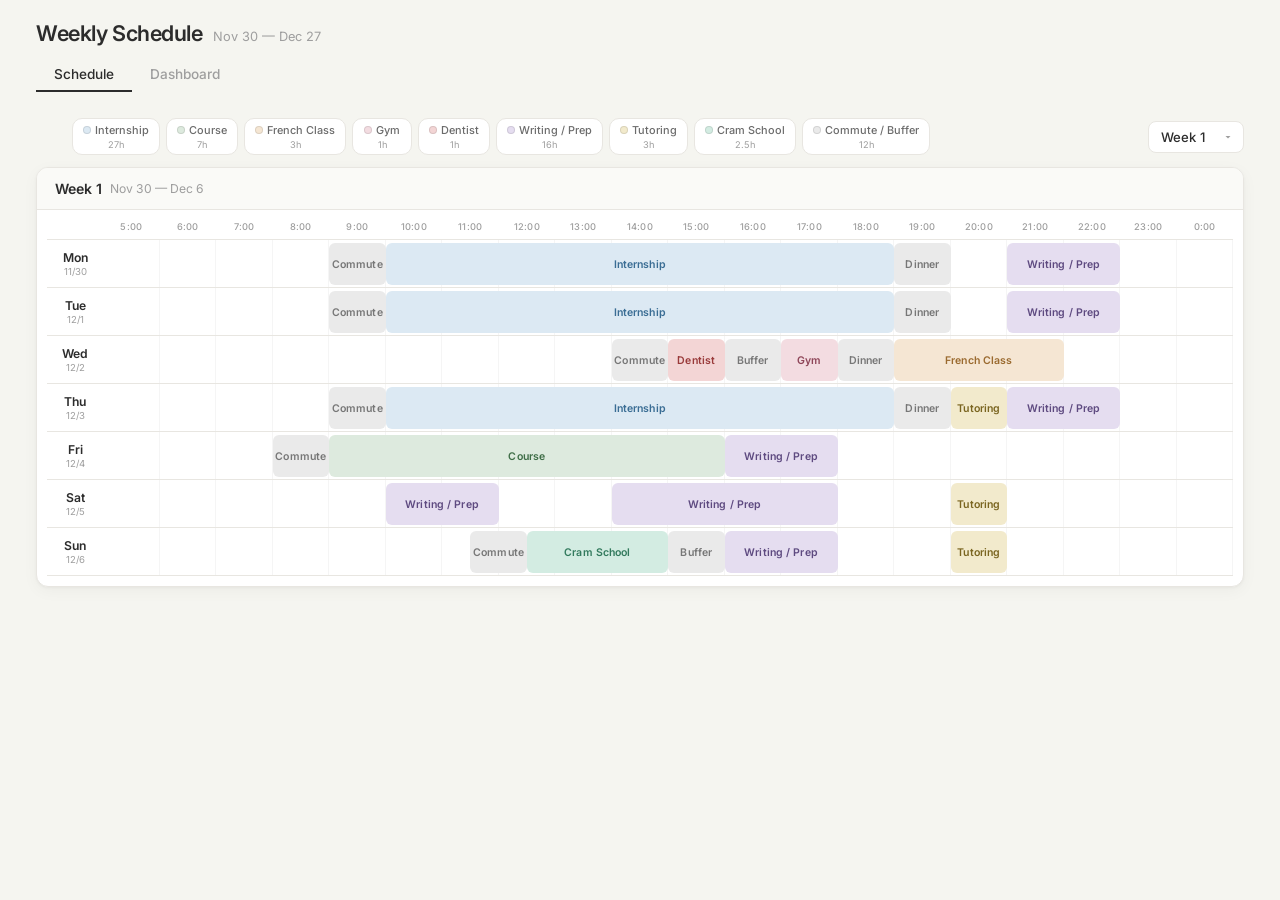
<file: schedule.html>
<!DOCTYPE html>
<html lang="en">

<head>
    <meta charset="UTF-8">
    <meta name="viewport" content="width=device-width, initial-scale=1.0">
    <title>Weekly Schedule</title>
    <link href="https://fonts.googleapis.com/css2?family=Inter:wght@300;400;500;600;700&display=swap" rel="stylesheet">
    <style>
        :root {
            --bg: #f5f5f0;
            --surface: #fff;
            --surface2: #fafaf7;
            --border: #e8e6e1;
            --border2: #d5d3ce;
            --text: #2c2c2c;
            --text-mid: #6b6b6b;
            --text-lt: #9e9e9e;
            --accent: #3d3d3d;
            --shadow: rgba(0, 0, 0, .04)
        }

        * {
            margin: 0;
            padding: 0;
            box-sizing: border-box
        }

        body {
            font-family: 'Inter', -apple-system, sans-serif;
            background: var(--bg);
            color: var(--text);
            min-height: 100vh;
            -webkit-font-smoothing: antialiased
        }

        .topbar {
            display: flex;
            align-items: center;
            justify-content: space-between;
            padding: 20px 36px 0;
            flex-wrap: wrap;
            gap: 10px
        }

        .topbar-left {
            display: flex;
            align-items: baseline;
            gap: 10px;
            flex-wrap: wrap
        }

        .topbar h1 {
            font-size: 1.35rem;
            font-weight: 600;
            letter-spacing: -.02em
        }

        .topbar .subtitle {
            font-size: .8rem;
            color: var(--text-lt)
        }

        .tabs {
            display: flex;
            gap: 0;
            padding: 12px 36px 0
        }

        .tab-btn {
            background: none;
            border: none;
            font-family: inherit;
            font-size: .85rem;
            font-weight: 500;
            color: var(--text-lt);
            padding: 8px 18px;
            cursor: pointer;
            border-bottom: 2px solid transparent;
            transition: color .2s, border-color .2s
        }

        .tab-btn:hover {
            color: var(--text-mid)
        }

        .tab-btn.active {
            color: var(--text);
            border-bottom-color: var(--text)
        }

        .controls-row {
            display: flex;
            align-items: center;
            justify-content: space-between;
            padding: 14px 36px 0;
            flex-wrap: wrap;
            gap: 10px
        }

        select.week-select,
        select.chart-week-select {
            appearance: none;
            -webkit-appearance: none;
            background: var(--surface);
            color: var(--text);
            border: 1px solid var(--border);
            padding: 7px 34px 7px 12px;
            border-radius: 8px;
            font-size: .82rem;
            font-family: inherit;
            font-weight: 500;
            cursor: pointer;
            outline: none;
            background-image: url("data:image/svg+xml,%3Csvg xmlns='http://www.w3.org/2000/svg' width='10' height='10' viewBox='0 0 10 10'%3E%3Cpath fill='%239e9e9e' d='M2.5 4l2.5 2.5L7.5 4'/%3E%3C/svg%3E");
            background-repeat: no-repeat;
            background-position: right 10px center;
            background-size: 10px;
            transition: border-color .2s
        }

        select.week-select:hover,
        select.chart-week-select:hover {
            border-color: var(--border2)
        }

        select.week-select:focus,
        select.chart-week-select:focus {
            border-color: var(--accent);
            box-shadow: 0 0 0 3px rgba(60, 60, 60, .06)
        }

        /* Legend with progress */
        .legend {
            display: flex;
            flex-wrap: wrap;
            gap: 6px;
            padding: 12px 36px
        }

        .legend-item {
            display: flex;
            flex-direction: column;
            align-items: center;
            gap: 2px;
            font-size: .68rem;
            font-weight: 500;
            padding: 4px 10px;
            border-radius: 10px;
            background: var(--surface);
            border: 1px solid var(--border);
            color: var(--text-mid);
            min-width: 60px
        }

        .legend-top {
            display: flex;
            align-items: center;
            gap: 4px
        }

        .legend-dot {
            width: 8px;
            height: 8px;
            border-radius: 50%;
            flex-shrink: 0
        }

        .legend-progress {
            font-size: .58rem;
            color: var(--text-lt);
            font-weight: 400
        }

        /* Gantt */
        .gantt-container {
            padding: 0 36px 36px
        }

        .week-card {
            background: var(--surface);
            border-radius: 12px;
            border: 1px solid var(--border);
            overflow: hidden;
            box-shadow: 0 1px 3px var(--shadow), 0 4px 16px var(--shadow)
        }

        .week-card-header {
            padding: 12px 18px;
            border-bottom: 1px solid var(--border);
            font-weight: 600;
            font-size: .88rem;
            display: flex;
            align-items: center;
            gap: 8px;
            background: var(--surface2)
        }

        .week-card-header span {
            color: var(--text-lt);
            font-weight: 400;
            font-size: .76rem
        }

        .gantt-scroll {
            overflow-x: auto;
            padding: 8px 10px 10px
        }

        .gantt {
            display: grid;
            min-width: 920px;
            user-select: none
        }

        .time-header {
            font-size: .58rem;
            color: var(--text-lt);
            text-align: center;
            padding: 3px 0 7px;
            border-bottom: 1px solid var(--border);
            font-weight: 500;
            letter-spacing: .02em
        }

        .day-label {
            display: flex;
            flex-direction: column;
            align-items: center;
            justify-content: center;
            padding: 5px 2px;
            border-bottom: 1px solid var(--border);
            font-size: .76rem;
            font-weight: 600
        }

        .day-label .date-num {
            font-size: .6rem;
            color: var(--text-lt);
            font-weight: 400;
            margin-top: 1px
        }

        .day-row {
            grid-column: 2/-1;
            position: relative;
            height: 48px;
            border-bottom: 1px solid var(--border);
            display: flex
        }

        .hour-cell {
            flex: 1;
            border-right: 1px solid rgba(0, 0, 0, .04);
            cursor: pointer;
            transition: background .12s
        }

        .hour-cell:last-child {
            border-right: none
        }

        .hour-cell:hover {
            background: rgba(0, 0, 0, .018)
        }

        /* Events */
        .event {
            position: absolute;
            top: 3px;
            height: 42px;
            border-radius: 6px;
            display: flex;
            align-items: center;
            justify-content: center;
            font-size: .66rem;
            font-weight: 600;
            overflow: hidden;
            text-overflow: ellipsis;
            white-space: nowrap;
            padding: 0 14px;
            cursor: grab;
            z-index: 2;
            transition: box-shadow .15s;
            letter-spacing: .01em
        }

        .event:hover {
            box-shadow: 0 2px 8px rgba(0, 0, 0, .1);
            z-index: 20
        }

        .event.dragging {
            cursor: grabbing;
            box-shadow: 0 4px 16px rgba(0, 0, 0, .15);
            z-index: 100;
            opacity: .92
        }

        .event .resize-left,
        .event .resize-right {
            position: absolute;
            top: 0;
            bottom: 0;
            width: 8px;
            cursor: ew-resize;
            z-index: 5
        }

        .event .resize-left {
            left: 0;
            border-radius: 6px 0 0 6px
        }

        .event .resize-right {
            right: 0;
            border-radius: 0 6px 6px 0
        }

        .event:hover .resize-left,
        .event:hover .resize-right {
            background: rgba(0, 0, 0, .08)
        }

        .event .tooltip {
            display: none;
            position: absolute;
            bottom: calc(100% + 6px);
            left: 50%;
            transform: translateX(-50%);
            background: var(--text);
            color: #fff;
            padding: 5px 10px;
            border-radius: 6px;
            font-size: .66rem;
            font-weight: 400;
            white-space: nowrap;
            box-shadow: 0 4px 12px rgba(0, 0, 0, .15);
            z-index: 200;
            pointer-events: none
        }

        .event:hover .tooltip,
        .event.dragging .tooltip {
            display: block
        }

        .event .delete-btn {
            display: none;
            position: absolute;
            top: 3px;
            right: 12px;
            background: rgba(0, 0, 0, .12);
            border: none;
            color: var(--text);
            font-size: .58rem;
            width: 15px;
            height: 15px;
            border-radius: 50%;
            cursor: pointer;
            align-items: center;
            justify-content: center;
            line-height: 1
        }

        .event:hover .delete-btn {
            display: flex
        }

        .ev-intern {
            background: #dce9f3;
            color: #3a6d94
        }

        .ev-course {
            background: #ddeade;
            color: #3f6e47
        }

        .ev-french {
            background: #f5e6d3;
            color: #9a6a2f
        }

        .ev-gym {
            background: #f3dce1;
            color: #8e4558
        }

        .ev-dentist {
            background: #f3d5d5;
            color: #993a3a
        }

        .ev-writing {
            background: #e5ddf0;
            color: #5e4a80
        }

        .ev-tutor {
            background: #f2eacc;
            color: #7a6520
        }

        .ev-cram {
            background: #d3ece2;
            color: #327a5d
        }

        .ev-buffer {
            background: #eaeaea;
            color: #777
        }

        /* Modal */
        .modal-overlay {
            display: none;
            position: fixed;
            inset: 0;
            background: rgba(0, 0, 0, .18);
            backdrop-filter: blur(4px);
            z-index: 500;
            align-items: center;
            justify-content: center
        }

        .modal-overlay.open {
            display: flex
        }

        .modal {
            background: var(--surface);
            border: 1px solid var(--border);
            border-radius: 14px;
            padding: 26px 28px;
            width: 400px;
            max-width: 92vw;
            box-shadow: 0 12px 48px rgba(0, 0, 0, .1);
            animation: modalIn .22s ease
        }

        @keyframes modalIn {
            from {
                opacity: 0;
                transform: translateY(8px) scale(.98)
            }
        }

        .modal h3 {
            margin-bottom: 18px;
            font-size: .95rem;
            font-weight: 600
        }

        .modal label {
            display: block;
            font-size: .68rem;
            font-weight: 500;
            color: var(--text-lt);
            margin-bottom: 4px;
            margin-top: 14px;
            text-transform: uppercase;
            letter-spacing: .06em
        }

        .modal input[type=text],
        .modal select {
            width: 100%;
            background: var(--surface2);
            border: 1px solid var(--border);
            color: var(--text);
            padding: 8px 10px;
            border-radius: 8px;
            font-family: inherit;
            font-size: .82rem;
            outline: none;
            transition: border-color .2s
        }

        .modal input[type=text]:focus,
        .modal select:focus {
            border-color: var(--accent)
        }

        .modal-actions {
            display: flex;
            gap: 8px;
            margin-top: 20px
        }

        .modal-actions button {
            flex: 1;
            padding: 9px;
            border-radius: 8px;
            border: none;
            font-family: inherit;
            font-size: .82rem;
            font-weight: 500;
            cursor: pointer;
            transition: background .15s
        }

        .btn-cancel {
            background: var(--surface2);
            color: var(--text-mid);
            border: 1px solid var(--border) !important
        }

        .btn-cancel:hover {
            background: #f0efea
        }

        .btn-add,
        .btn-primary {
            background: var(--text);
            color: #fff
        }

        .btn-add:hover,
        .btn-primary:hover {
            background: #1a1a1a
        }

        /* Scroll wheel time picker */
        .time-picker-row {
            display: flex;
            gap: 16px;
            margin-top: 6px;
            align-items: center;
            justify-content: center
        }

        .scroll-picker {
            display: flex;
            flex-direction: column;
            align-items: center;
            gap: 2px;
            user-select: none
        }

        .scroll-picker .sp-label {
            font-size: .58rem;
            color: var(--text-lt);
            text-transform: uppercase;
            font-weight: 500;
            letter-spacing: .05em;
            margin-bottom: 2px
        }

        .scroll-picker .sp-btn {
            width: 36px;
            height: 24px;
            display: flex;
            align-items: center;
            justify-content: center;
            border: 1px solid var(--border);
            border-radius: 6px;
            background: var(--surface2);
            cursor: pointer;
            font-size: .72rem;
            color: var(--text-mid);
            transition: background .12s
        }

        .scroll-picker .sp-btn:hover {
            background: var(--border)
        }

        .scroll-picker .sp-btn:active {
            background: var(--border2)
        }

        .scroll-picker .sp-val {
            font-size: 1.1rem;
            font-weight: 600;
            width: 36px;
            text-align: center;
            padding: 4px 0
        }

        .time-sep {
            font-size: 1.2rem;
            font-weight: 700;
            color: var(--text-lt);
            padding-top: 16px
        }

        /* Toggle list for event selection */
        .toggle-section {
            margin-top: 6px
        }

        .toggle-group {
            display: flex;
            flex-wrap: wrap;
            gap: 4px;
            margin-bottom: 8px
        }

        .toggle-pill {
            display: inline-flex;
            align-items: center;
            gap: 4px;
            padding: 5px 12px;
            border-radius: 20px;
            border: 1.5px solid var(--border);
            background: var(--surface2);
            font-size: .72rem;
            font-weight: 500;
            cursor: pointer;
            transition: all .15s;
            color: var(--text-mid);
            user-select: none
        }

        .toggle-pill:hover {
            border-color: var(--border2)
        }

        .toggle-pill.active {
            border-color: var(--text);
            color: var(--text);
            background: var(--surface);
            font-weight: 600
        }

        .toggle-pill .pill-dot {
            width: 8px;
            height: 8px;
            border-radius: 50%;
            flex-shrink: 0
        }

        .drag-time-indicator {
            position: fixed;
            background: var(--text);
            color: #fff;
            font-size: .68rem;
            font-weight: 500;
            padding: 3px 8px;
            border-radius: 4px;
            pointer-events: none;
            z-index: 300;
            display: none;
            white-space: nowrap;
            font-family: 'Inter', sans-serif
        }

        .panel {
            display: none
        }

        .panel.active {
            display: block
        }

        /* Dashboard */
        .dash-container {
            padding: 8px 36px 40px
        }

        .dash-grid {
            display: grid;
            grid-template-columns: 1fr 1fr;
            gap: 20px
        }

        @media(max-width:900px) {
            .dash-grid {
                grid-template-columns: 1fr
            }
        }

        .dash-card {
            background: var(--surface);
            border: 1px solid var(--border);
            border-radius: 12px;
            padding: 22px 24px;
            box-shadow: 0 1px 3px var(--shadow)
        }

        .dash-card h3 {
            font-size: .88rem;
            font-weight: 600;
            margin-bottom: 14px;
            display: flex;
            align-items: center;
            gap: 6px
        }

        .dash-card h3 .icon {
            font-size: 1rem
        }

        .dash-card-header {
            display: flex;
            align-items: center;
            justify-content: space-between;
            margin-bottom: 14px;
            flex-wrap: wrap;
            gap: 8px
        }

        .dash-card-header h3 {
            margin-bottom: 0
        }

        .date-row {
            display: flex;
            gap: 12px;
            margin-bottom: 6px;
            flex-wrap: wrap
        }

        .date-row>div {
            flex: 1;
            min-width: 140px
        }

        .date-row label,
        .dash-label {
            display: block;
            font-size: .68rem;
            font-weight: 500;
            color: var(--text-lt);
            margin-bottom: 3px;
            text-transform: uppercase;
            letter-spacing: .05em
        }

        .date-row input[type=date] {
            width: 100%;
            background: var(--surface2);
            border: 1px solid var(--border);
            color: var(--text);
            padding: 8px 10px;
            border-radius: 8px;
            font-family: inherit;
            font-size: .82rem;
            outline: none
        }

        .date-row input[type=date]:focus {
            border-color: var(--accent)
        }

        .date-info {
            font-size: .72rem;
            color: var(--text-lt);
            margin-top: 6px
        }

        /* Tag management */
        .tag-table {
            width: 100%;
            border-collapse: collapse;
            font-size: .76rem
        }

        .tag-table th {
            text-align: left;
            font-weight: 500;
            color: var(--text-lt);
            padding: 6px 8px;
            border-bottom: 1px solid var(--border);
            font-size: .66rem;
            text-transform: uppercase;
            letter-spacing: .05em
        }

        .tag-table td {
            padding: 6px 8px;
            border-bottom: 1px solid var(--border);
            vertical-align: middle
        }

        .tag-table tr.dragging-row {
            opacity: .5;
            background: var(--surface2)
        }

        .tag-table .drag-handle {
            cursor: grab;
            color: var(--text-lt);
            font-size: .8rem;
            padding-right: 6px;
            user-select: none
        }

        .tag-table .drag-handle:active {
            cursor: grabbing
        }

        .tag-table .cat-dot {
            display: inline-block;
            width: 10px;
            height: 10px;
            border-radius: 50%;
            margin-right: 6px;
            vertical-align: middle
        }

        .tag-chips {
            display: flex;
            flex-wrap: wrap;
            gap: 4px;
            align-items: center
        }

        .tag-chip {
            display: inline-flex;
            align-items: center;
            gap: 3px;
            padding: 2px 8px;
            border-radius: 12px;
            background: var(--surface2);
            border: 1px solid var(--border);
            font-size: .66rem;
            font-weight: 500;
            color: var(--text-mid)
        }

        .tag-chip .remove-tag {
            cursor: pointer;
            font-size: .6rem;
            color: var(--text-lt);
            border: none;
            background: none;
            font-family: inherit;
            padding: 0 0 0 2px
        }

        .tag-chip .remove-tag:hover {
            color: #c25d5d
        }

        .add-tag-input {
            border: 1px solid var(--border);
            background: var(--surface2);
            border-radius: 12px;
            padding: 2px 8px;
            font-size: .66rem;
            font-family: inherit;
            outline: none;
            width: 64px;
            color: var(--text)
        }

        .add-tag-input:focus {
            border-color: var(--accent);
            width: 80px
        }

        .goal-input {
            width: 52px;
            border: 1px solid var(--border);
            background: var(--surface2);
            border-radius: 6px;
            padding: 3px 6px;
            font-size: .72rem;
            font-family: inherit;
            outline: none;
            color: var(--text);
            text-align: center
        }

        .goal-input:focus {
            border-color: var(--accent)
        }

        .del-cat-btn {
            cursor: pointer;
            font-size: .62rem;
            color: var(--text-lt);
            border: none;
            background: none;
            padding: 4px;
            border-radius: 4px;
            transition: color .15s
        }

        .del-cat-btn:hover {
            color: #c25d5d
        }

        /* Tag mgmt */
        .tag-mgmt-row {
            display: flex;
            align-items: center;
            gap: 8px;
            margin-bottom: 10px
        }

        .tag-mgmt-row input {
            flex: 1;
            background: var(--surface2);
            border: 1px solid var(--border);
            border-radius: 8px;
            padding: 7px 10px;
            font-family: inherit;
            font-size: .78rem;
            outline: none;
            color: var(--text)
        }

        .tag-mgmt-row input:focus {
            border-color: var(--accent)
        }

        .tag-mgmt-btn {
            background: var(--text);
            color: #fff;
            border: none;
            padding: 7px 14px;
            border-radius: 8px;
            font-family: inherit;
            font-size: .76rem;
            font-weight: 500;
            cursor: pointer
        }

        .tag-mgmt-btn:hover {
            background: #1a1a1a
        }

        .tag-mgmt-btn.danger {
            background: #c25d5d
        }

        .tag-mgmt-btn.danger:hover {
            background: #a84444
        }

        .existing-tags {
            display: flex;
            flex-wrap: wrap;
            gap: 4px;
            margin-top: 8px
        }

        .existing-tag {
            display: inline-flex;
            align-items: center;
            gap: 4px;
            padding: 4px 10px;
            border-radius: 14px;
            background: var(--surface2);
            border: 1px solid var(--border);
            font-size: .72rem;
            font-weight: 500;
            color: var(--text-mid)
        }

        .existing-tag .del-tag-btn {
            cursor: pointer;
            font-size: .62rem;
            color: var(--text-lt);
            border: none;
            background: none;
            padding: 0 0 0 3px
        }

        .existing-tag .del-tag-btn:hover {
            color: #c25d5d
        }

        /* Add category form */
        .add-cat-row {
            display: flex;
            align-items: center;
            gap: 8px;
            margin-top: 12px;
            padding-top: 10px;
            border-top: 1px solid var(--border)
        }

        .add-cat-row input[type=text] {
            flex: 1;
            background: var(--surface2);
            border: 1px solid var(--border);
            border-radius: 8px;
            padding: 6px 10px;
            font-family: inherit;
            font-size: .76rem;
            outline: none;
            color: var(--text)
        }

        .add-cat-row input[type=color] {
            width: 28px;
            height: 28px;
            border: 1px solid var(--border);
            border-radius: 6px;
            padding: 1px;
            cursor: pointer;
            background: var(--surface2)
        }

        .add-cat-row button {
            background: var(--text);
            color: #fff;
            border: none;
            padding: 6px 14px;
            border-radius: 8px;
            font-family: inherit;
            font-size: .74rem;
            font-weight: 500;
            cursor: pointer;
            white-space: nowrap
        }

        .add-cat-row button:hover {
            background: #1a1a1a
        }

        /* Refresh button */
        .refresh-btn {
            background: var(--text);
            color: #fff;
            border: none;
            padding: 7px 16px;
            border-radius: 8px;
            font-family: inherit;
            font-size: .76rem;
            font-weight: 500;
            cursor: pointer;
            transition: background .15s;
            display: inline-flex;
            align-items: center;
            gap: 4px
        }

        .refresh-btn:hover {
            background: #1a1a1a
        }

        /* Charts */
        .chart-bar-row {
            display: flex;
            align-items: center;
            gap: 10px;
            margin-bottom: 7px
        }

        .chart-label {
            width: 105px;
            font-size: .72rem;
            font-weight: 500;
            text-align: right;
            color: var(--text-mid);
            flex-shrink: 0;
            overflow: hidden;
            text-overflow: ellipsis;
            white-space: nowrap
        }

        .chart-bar-wrap {
            flex: 1;
            height: 24px;
            background: var(--surface2);
            border-radius: 6px;
            overflow: hidden;
            border: 1px solid var(--border);
            position: relative
        }

        .chart-bar {
            height: 100%;
            border-radius: 5px;
            display: flex;
            align-items: center;
            padding-left: 8px;
            font-size: .64rem;
            font-weight: 600;
            color: rgba(0, 0, 0, .45);
            transition: width .4s ease;
            min-width: 0
        }

        .chart-goal-line {
            position: absolute;
            top: 0;
            bottom: 0;
            width: 2px;
            background: var(--text);
            border-radius: 1px;
            z-index: 2;
            opacity: .5
        }

        .chart-value {
            font-size: .7rem;
            font-weight: 500;
            color: var(--text-mid);
            width: 70px;
            text-align: left;
            flex-shrink: 0
        }

        .chart-empty {
            font-size: .74rem;
            color: var(--text-lt);
            padding: 16px 0;
            text-align: center
        }

        /* Confirm dialog */
        .confirm-overlay {
            display: none;
            position: fixed;
            inset: 0;
            background: rgba(0, 0, 0, .2);
            backdrop-filter: blur(3px);
            z-index: 600;
            align-items: center;
            justify-content: center
        }

        .confirm-overlay.open {
            display: flex
        }

        .confirm-box {
            background: var(--surface);
            border: 1px solid var(--border);
            border-radius: 12px;
            padding: 24px 26px;
            width: 320px;
            max-width: 90vw;
            box-shadow: 0 8px 32px rgba(0, 0, 0, .12);
            text-align: center;
            animation: modalIn .2s ease
        }

        .confirm-box p {
            font-size: .85rem;
            margin-bottom: 18px;
            line-height: 1.5
        }

        .confirm-box .confirm-actions {
            display: flex;
            gap: 8px
        }

        .confirm-box .confirm-actions button {
            flex: 1;
            padding: 9px;
            border-radius: 8px;
            border: none;
            font-family: inherit;
            font-size: .82rem;
            font-weight: 500;
            cursor: pointer
        }

        @media(max-width:768px) {

            .topbar,
            .controls-row {
                padding-left: 16px;
                padding-right: 16px
            }

            .legend {
                padding: 12px 16px
            }

            .gantt-container,
            .dash-container {
                padding-left: 14px;
                padding-right: 14px
            }

            .topbar h1 {
                font-size: 1.15rem
            }

            .gantt {
                min-width: 750px
            }

            .tabs {
                padding: 10px 16px 0
            }
        }
    </style>
</head>

<body>
    <div class="topbar">
        <div class="topbar-left">
            <h1>Weekly Schedule</h1><span class="subtitle" id="dateRangeLabel"></span>
        </div>
    </div>
    <div class="tabs"><button class="tab-btn active" data-tab="schedule">Schedule</button><button class="tab-btn"
            data-tab="dashboard">Dashboard</button></div>

    <!-- SCHEDULE PANEL -->
    <div class="panel active" id="panel-schedule">
        <div class="controls-row">
            <div class="legend" id="legend"></div><select class="week-select" id="weekSelect"></select>
        </div>
        <div class="gantt-container">
            <div class="week-card">
                <div class="week-card-header" id="weekCardHeader"></div>
                <div class="gantt-scroll">
                    <div class="gantt" id="gantt"></div>
                </div>
            </div>
        </div>
    </div>

    <!-- DASHBOARD PANEL -->
    <div class="panel" id="panel-dashboard">
        <div class="dash-container">
            <div class="dash-grid">
                <div class="dash-card">
                    <h3><span class="icon">⚙️</span> Date Range</h3>
                    <div class="date-row">
                        <div><label>Start Date</label><input type="date" id="inputStartDate" /></div>
                        <div><label>End Date</label><input type="date" id="inputEndDate" /></div>
                    </div>
                    <div class="date-info" id="dateInfo"></div>
                </div>
                <div class="dash-card">
                    <h3><span class="icon">🏷️</span> Manage Tags</h3>
                    <div class="tag-mgmt-row"><input type="text" id="newTagInput"
                            placeholder="New tag name..." /><button class="tag-mgmt-btn" id="addTagBtn">Add Tag</button>
                    </div>
                    <div class="existing-tags" id="existingTags"></div>
                </div>
                <div class="dash-card" style="grid-column:1/-1">
                    <div class="dash-card-header">
                        <h3><span class="icon">📋</span> Category Tags &amp; Goals</h3>
                        <div style="display:flex;align-items:center;gap:8px">
                            <select class="chart-week-select" id="chartWeekSelect"></select>
                            <button class="refresh-btn" id="refreshBtn">↻ Refresh</button>
                        </div>
                    </div>
                    <table class="tag-table">
                        <thead>
                            <tr>
                                <th style="width:24px"></th>
                                <th>Category</th>
                                <th>Tags</th>
                                <th style="width:70px">Goal (h)</th>
                                <th style="width:28px"></th>
                            </tr>
                        </thead>
                        <tbody id="tagTableBody"></tbody>
                    </table>
                    <div class="add-cat-row"><input type="text" id="newCatName"
                            placeholder="New category name..." /><input type="color" id="newCatColor"
                            value="#c8dbe8" /><button id="addCatBtn">+ Add Category</button></div>
                </div>
                <div class="dash-card">
                    <h3><span class="icon">📊</span> Hours by Category</h3>
                    <div id="chartCategory"></div>
                </div>
                <div class="dash-card">
                    <h3><span class="icon">📈</span> Hours by Tag</h3>
                    <div id="chartTag"></div>
                </div>
            </div>
        </div>
    </div>

    <!-- Add Event Modal -->
    <div class="modal-overlay" id="modalOverlay">
        <div class="modal">
            <h3>Add Event</h3>
            <label>Name</label><input type="text" id="modalName" placeholder="e.g. Meeting" />
            <label>Time</label>
            <div class="time-picker-row">
                <div class="scroll-picker"><span class="sp-label">Hour</span>
                    <div class="sp-btn" id="shUp">▲</div>
                    <div class="sp-val" id="shVal">8</div>
                    <div class="sp-btn" id="shDn">▼</div>
                </div>
                <span class="time-sep">:</span>
                <div class="scroll-picker"><span class="sp-label">Min</span>
                    <div class="sp-btn" id="smUp">▲</div>
                    <div class="sp-val" id="smVal">00</div>
                    <div class="sp-btn" id="smDn">▼</div>
                </div>
                <span class="time-sep">—</span>
                <div class="scroll-picker"><span class="sp-label">Hour</span>
                    <div class="sp-btn" id="ehUp">▲</div>
                    <div class="sp-val" id="ehVal">9</div>
                    <div class="sp-btn" id="ehDn">▼</div>
                </div>
                <span class="time-sep">:</span>
                <div class="scroll-picker"><span class="sp-label">Min</span>
                    <div class="sp-btn" id="emUp">▲</div>
                    <div class="sp-val" id="emVal">00</div>
                    <div class="sp-btn" id="emDn">▼</div>
                </div>
            </div>
            <label>Event</label>
            <div class="toggle-section">
                <div style="font-size:.66rem;color:var(--text-lt);margin-bottom:4px;font-weight:500">TAG</div>
                <div class="toggle-group" id="modalTagToggles"></div>
                <div style="font-size:.66rem;color:var(--text-lt);margin-bottom:4px;font-weight:500">CATEGORY</div>
                <div class="toggle-group" id="modalCatToggles"></div>
            </div>
            <div class="modal-actions"><button class="btn-cancel" id="btnCancel">Cancel</button><button class="btn-add"
                    id="btnAdd">Add</button></div>
        </div>
    </div>

    <!-- Confirm dialog -->
    <div class="confirm-overlay" id="confirmOverlay">
        <div class="confirm-box">
            <p id="confirmMsg"></p>
            <div class="confirm-actions"><button class="btn-cancel" id="confirmNo">Cancel</button><button
                    class="tag-mgmt-btn danger" id="confirmYes">Delete</button></div>
        </div>
    </div>

    <div class="drag-time-indicator" id="dragIndicator"></div>
    <script src="schedule.js"></script>
</body>

</html>
</file>
